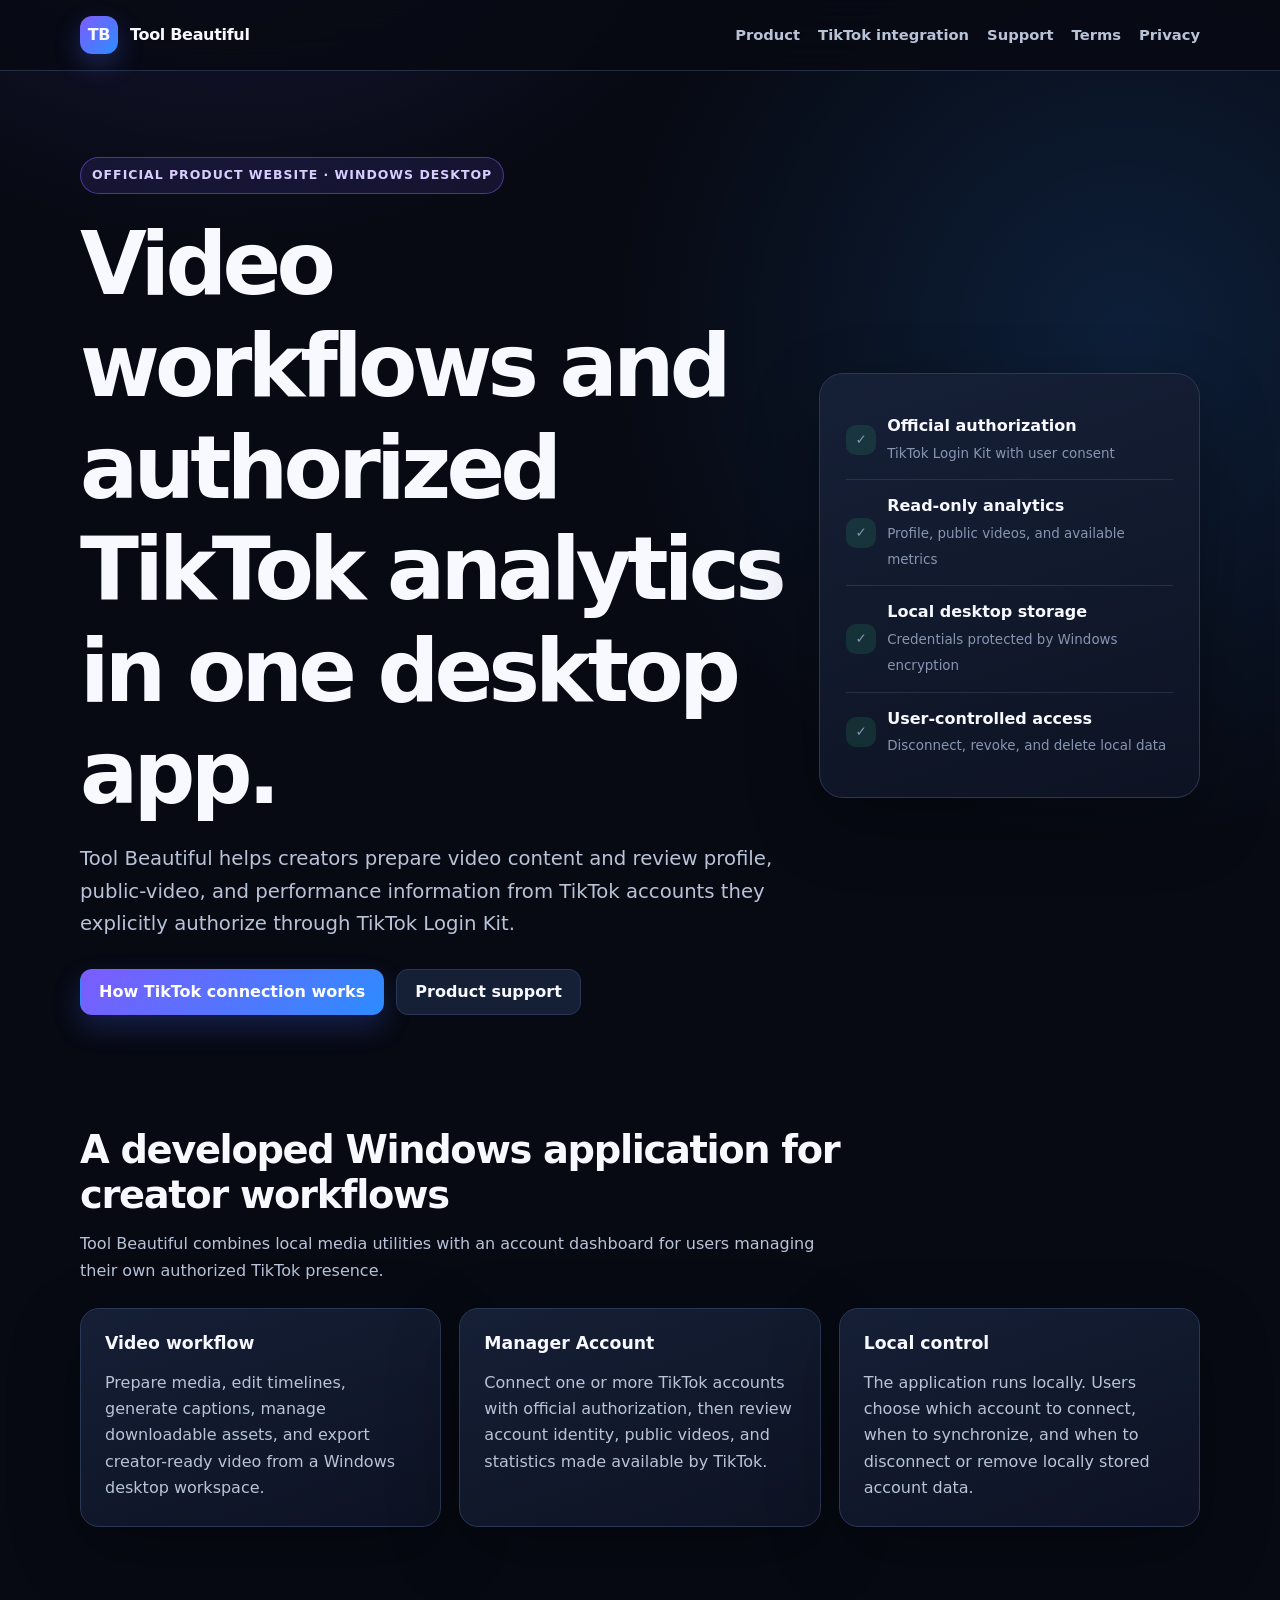
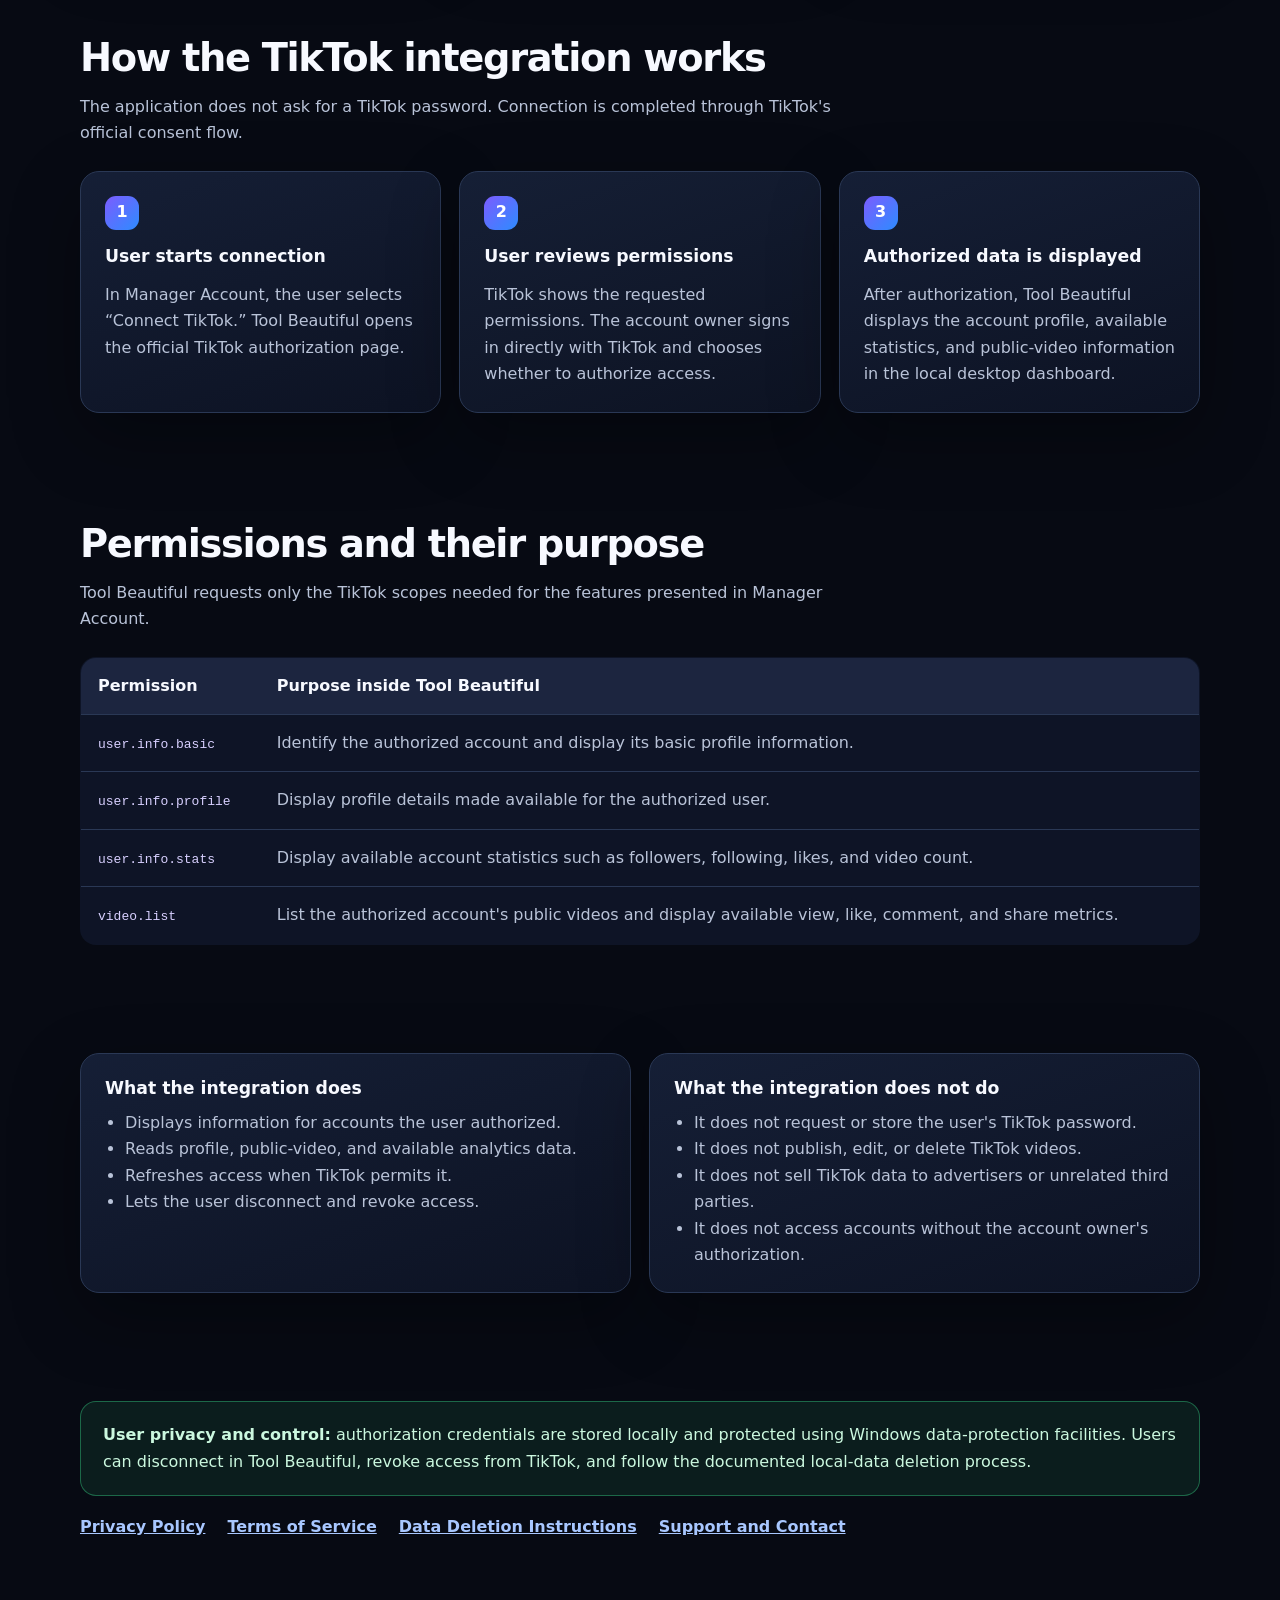
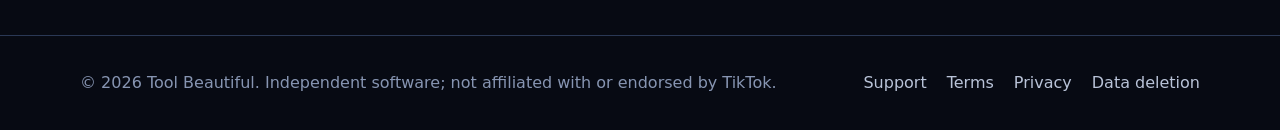
<file: index.html>
<!doctype html>
<html lang="en">
<head>
  <meta charset="utf-8">
  <meta name="viewport" content="width=device-width, initial-scale=1">
  <title>Tool Beautiful — Windows Video Tools and Authorized TikTok Analytics</title>
  <meta name="description" content="Official website for Tool Beautiful, a Windows desktop application for video workflows and authorized TikTok profile, public-video, and account analytics.">
  <link rel="canonical" href="https://duclagi159.github.io/">
  <link rel="stylesheet" href="styles.css">
</head>
<body>
  <header class="site-header">
    <nav class="container nav" aria-label="Primary navigation">
      <a class="brand" href="index.html"><span class="brand-mark" aria-hidden="true">TB</span><span>Tool Beautiful</span></a>
      <div class="nav-links">
        <a href="#product">Product</a>
        <a href="#tiktok">TikTok integration</a>
        <a href="support.html">Support</a>
        <a href="terms.html">Terms</a>
        <a href="privacy.html">Privacy</a>
      </div>
    </nav>
  </header>

  <main>
    <section class="hero">
      <div class="container hero-grid">
        <div>
          <span class="eyebrow">Official product website · Windows desktop</span>
          <h1>Video workflows and authorized TikTok analytics in one desktop app.</h1>
          <p class="lead">Tool Beautiful helps creators prepare video content and review profile, public-video, and performance information from TikTok accounts they explicitly authorize through TikTok Login Kit.</p>
          <div class="actions">
            <a class="button" href="#tiktok">How TikTok connection works</a>
            <a class="button secondary" href="support.html">Product support</a>
          </div>
        </div>
        <aside class="hero-panel" aria-label="Application summary">
          <div class="status-row"><span class="status-icon">✓</span><div><strong>Official authorization</strong><span>TikTok Login Kit with user consent</span></div></div>
          <div class="status-row"><span class="status-icon">✓</span><div><strong>Read-only analytics</strong><span>Profile, public videos, and available metrics</span></div></div>
          <div class="status-row"><span class="status-icon">✓</span><div><strong>Local desktop storage</strong><span>Credentials protected by Windows encryption</span></div></div>
          <div class="status-row"><span class="status-icon">✓</span><div><strong>User-controlled access</strong><span>Disconnect, revoke, and delete local data</span></div></div>
        </aside>
      </div>
    </section>

    <section class="section" id="product">
      <div class="container">
        <div class="section-head"><h2>A developed Windows application for creator workflows</h2><p>Tool Beautiful combines local media utilities with an account dashboard for users managing their own authorized TikTok presence.</p></div>
        <div class="grid-3">
          <article class="card"><h3>Video workflow</h3><p>Prepare media, edit timelines, generate captions, manage downloadable assets, and export creator-ready video from a Windows desktop workspace.</p></article>
          <article class="card"><h3>Manager Account</h3><p>Connect one or more TikTok accounts with official authorization, then review account identity, public videos, and statistics made available by TikTok.</p></article>
          <article class="card"><h3>Local control</h3><p>The application runs locally. Users choose which account to connect, when to synchronize, and when to disconnect or remove locally stored account data.</p></article>
        </div>
      </div>
    </section>

    <section class="section" id="tiktok">
      <div class="container">
        <div class="section-head"><h2>How the TikTok integration works</h2><p>The application does not ask for a TikTok password. Connection is completed through TikTok's official consent flow.</p></div>
        <div class="grid-3">
          <article class="card"><div class="step-number">1</div><h3>User starts connection</h3><p>In Manager Account, the user selects “Connect TikTok.” Tool Beautiful opens the official TikTok authorization page.</p></article>
          <article class="card"><div class="step-number">2</div><h3>User reviews permissions</h3><p>TikTok shows the requested permissions. The account owner signs in directly with TikTok and chooses whether to authorize access.</p></article>
          <article class="card"><div class="step-number">3</div><h3>Authorized data is displayed</h3><p>After authorization, Tool Beautiful displays the account profile, available statistics, and public-video information in the local desktop dashboard.</p></article>
        </div>
      </div>
    </section>

    <section class="section" aria-labelledby="permissions-title">
      <div class="container">
        <div class="section-head"><h2 id="permissions-title">Permissions and their purpose</h2><p>Tool Beautiful requests only the TikTok scopes needed for the features presented in Manager Account.</p></div>
        <table class="permission-table">
          <thead><tr><th>Permission</th><th>Purpose inside Tool Beautiful</th></tr></thead>
          <tbody>
            <tr><td><code>user.info.basic</code></td><td>Identify the authorized account and display its basic profile information.</td></tr>
            <tr><td><code>user.info.profile</code></td><td>Display profile details made available for the authorized user.</td></tr>
            <tr><td><code>user.info.stats</code></td><td>Display available account statistics such as followers, following, likes, and video count.</td></tr>
            <tr><td><code>video.list</code></td><td>List the authorized account's public videos and display available view, like, comment, and share metrics.</td></tr>
          </tbody>
        </table>
      </div>
    </section>

    <section class="section">
      <div class="container grid-2">
        <article class="card"><h3>What the integration does</h3><ul><li>Displays information for accounts the user authorized.</li><li>Reads profile, public-video, and available analytics data.</li><li>Refreshes access when TikTok permits it.</li><li>Lets the user disconnect and revoke access.</li></ul></article>
        <article class="card"><h3>What the integration does not do</h3><ul><li>It does not request or store the user's TikTok password.</li><li>It does not publish, edit, or delete TikTok videos.</li><li>It does not sell TikTok data to advertisers or unrelated third parties.</li><li>It does not access accounts without the account owner's authorization.</li></ul></article>
      </div>
    </section>

    <section class="section" id="privacy">
      <div class="container">
        <div class="notice"><strong>User privacy and control:</strong> authorization credentials are stored locally and protected using Windows data-protection facilities. Users can disconnect in Tool Beautiful, revoke access from TikTok, and follow the documented local-data deletion process.</div>
        <div class="legal-links" aria-label="Legal and support links">
          <a href="privacy.html">Privacy Policy</a>
          <a href="terms.html">Terms of Service</a>
          <a href="data-deletion.html">Data Deletion Instructions</a>
          <a href="support.html">Support and Contact</a>
        </div>
      </div>
    </section>
  </main>

  <footer class="site-footer">
    <div class="container footer-grid"><span>© 2026 Tool Beautiful. Independent software; not affiliated with or endorsed by TikTok.</span><div class="footer-links"><a href="support.html">Support</a><a href="terms.html">Terms</a><a href="privacy.html">Privacy</a><a href="data-deletion.html">Data deletion</a></div></div>
  </footer>
</body>
</html>
</file>
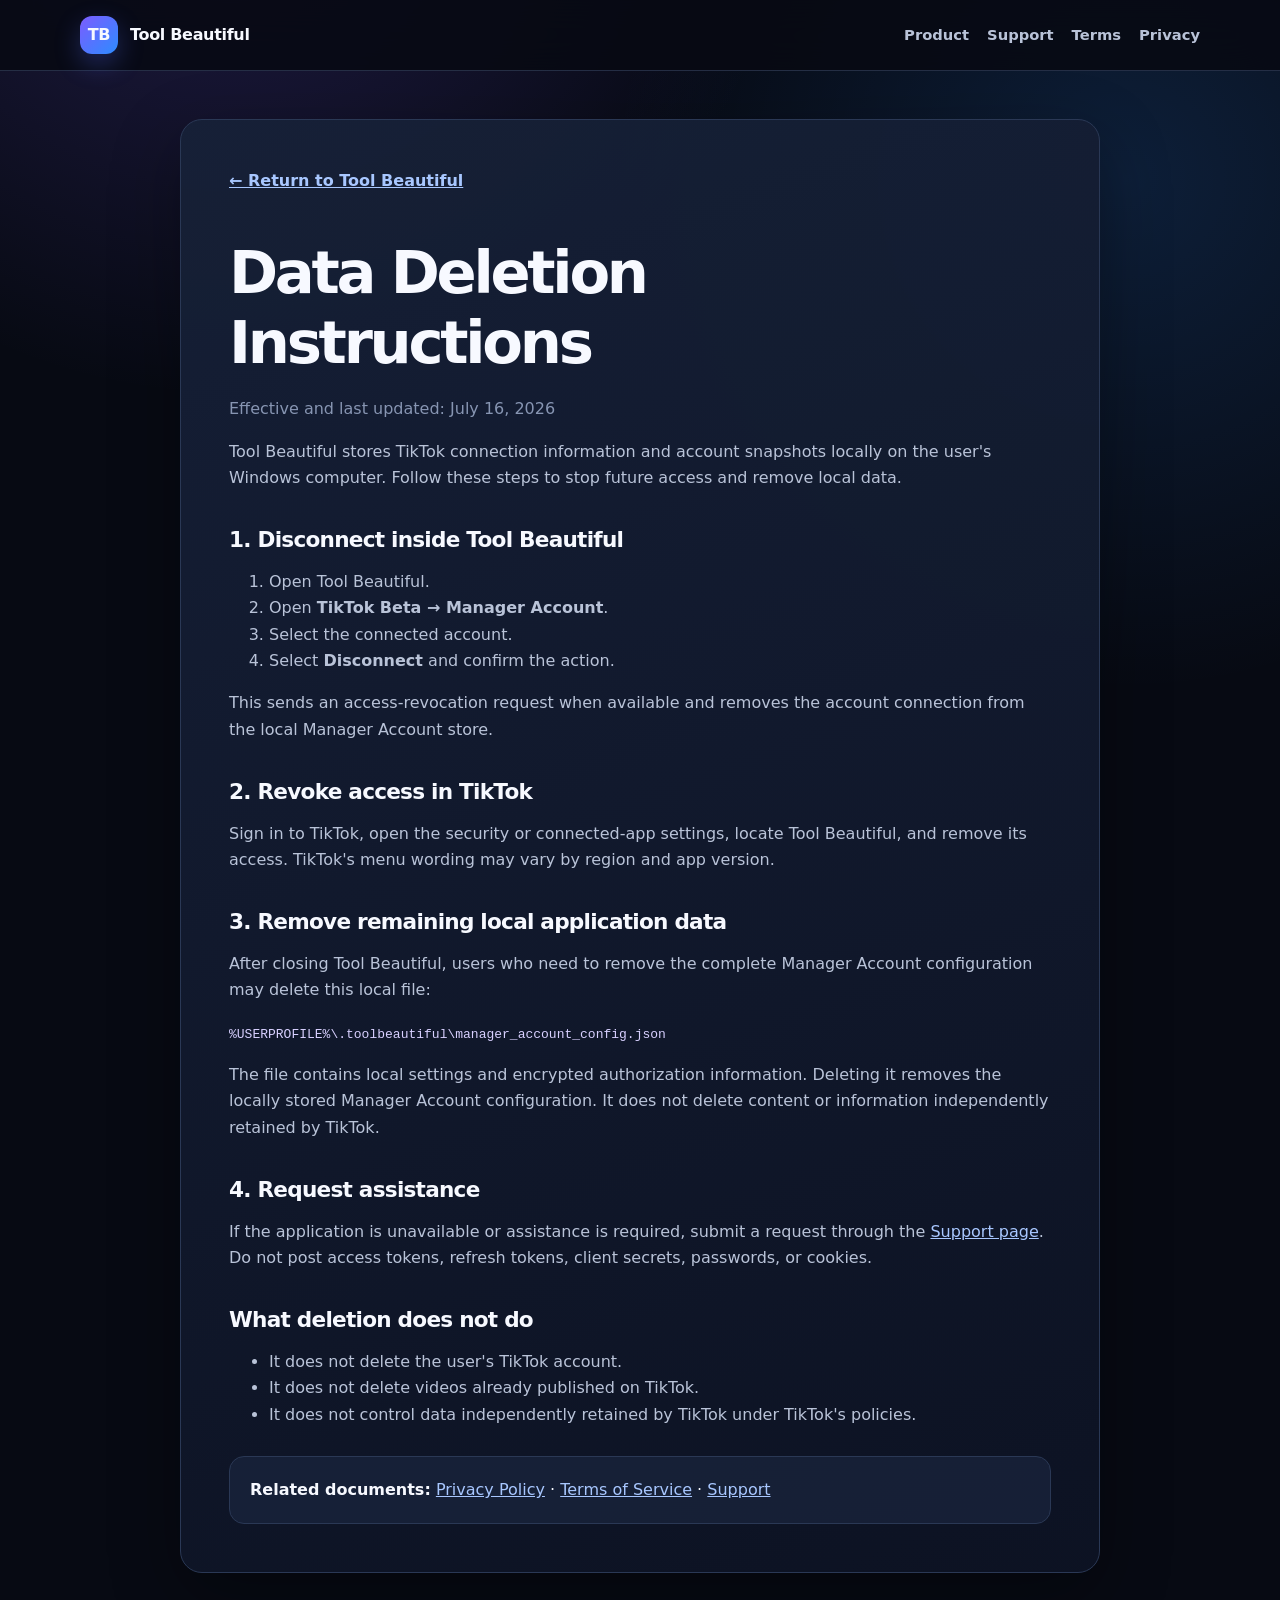
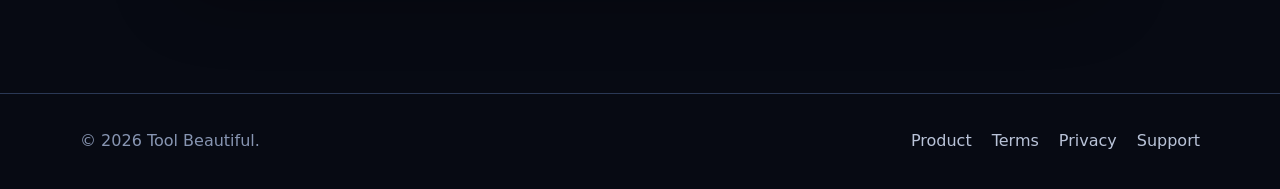
<file: data-deletion.html>
<!doctype html>
<html lang="en">
<head>
  <meta charset="utf-8">
  <meta name="viewport" content="width=device-width, initial-scale=1">
  <title>Data Deletion Instructions — Tool Beautiful</title>
  <meta name="description" content="Instructions for revoking TikTok access and deleting locally stored Tool Beautiful account data.">
  <link rel="canonical" href="https://duclagi159.github.io/data-deletion.html">
  <link rel="stylesheet" href="styles.css">
</head>
<body>
  <header class="site-header"><nav class="container nav" aria-label="Primary navigation"><a class="brand" href="index.html"><span class="brand-mark" aria-hidden="true">TB</span><span>Tool Beautiful</span></a><div class="nav-links"><a href="index.html">Product</a><a href="support.html">Support</a><a href="terms.html">Terms</a><a href="privacy.html">Privacy</a></div></nav></header>
  <main class="container document-wrap">
    <article class="document">
      <a class="back" href="index.html">← Return to Tool Beautiful</a>
      <h1>Data Deletion Instructions</h1>
      <p class="updated">Effective and last updated: July 16, 2026</p>
      <p>Tool Beautiful stores TikTok connection information and account snapshots locally on the user's Windows computer. Follow these steps to stop future access and remove local data.</p>

      <h2>1. Disconnect inside Tool Beautiful</h2>
      <ol><li>Open Tool Beautiful.</li><li>Open <strong>TikTok Beta → Manager Account</strong>.</li><li>Select the connected account.</li><li>Select <strong>Disconnect</strong> and confirm the action.</li></ol>
      <p>This sends an access-revocation request when available and removes the account connection from the local Manager Account store.</p>

      <h2>2. Revoke access in TikTok</h2>
      <p>Sign in to TikTok, open the security or connected-app settings, locate Tool Beautiful, and remove its access. TikTok's menu wording may vary by region and app version.</p>

      <h2>3. Remove remaining local application data</h2>
      <p>After closing Tool Beautiful, users who need to remove the complete Manager Account configuration may delete this local file:</p>
      <p><code>%USERPROFILE%\.toolbeautiful\manager_account_config.json</code></p>
      <p>The file contains local settings and encrypted authorization information. Deleting it removes the locally stored Manager Account configuration. It does not delete content or information independently retained by TikTok.</p>

      <h2>4. Request assistance</h2>
      <p>If the application is unavailable or assistance is required, submit a request through the <a href="support.html">Support page</a>. Do not post access tokens, refresh tokens, client secrets, passwords, or cookies.</p>

      <h2>What deletion does not do</h2>
      <ul><li>It does not delete the user's TikTok account.</li><li>It does not delete videos already published on TikTok.</li><li>It does not control data independently retained by TikTok under TikTok's policies.</li></ul>

      <div class="contact-box"><strong>Related documents:</strong> <a href="privacy.html">Privacy Policy</a> · <a href="terms.html">Terms of Service</a> · <a href="support.html">Support</a></div>
    </article>
  </main>
  <footer class="site-footer"><div class="container footer-grid"><span>© 2026 Tool Beautiful.</span><div class="footer-links"><a href="index.html">Product</a><a href="terms.html">Terms</a><a href="privacy.html">Privacy</a><a href="support.html">Support</a></div></div></footer>
</body>
</html>
</file>
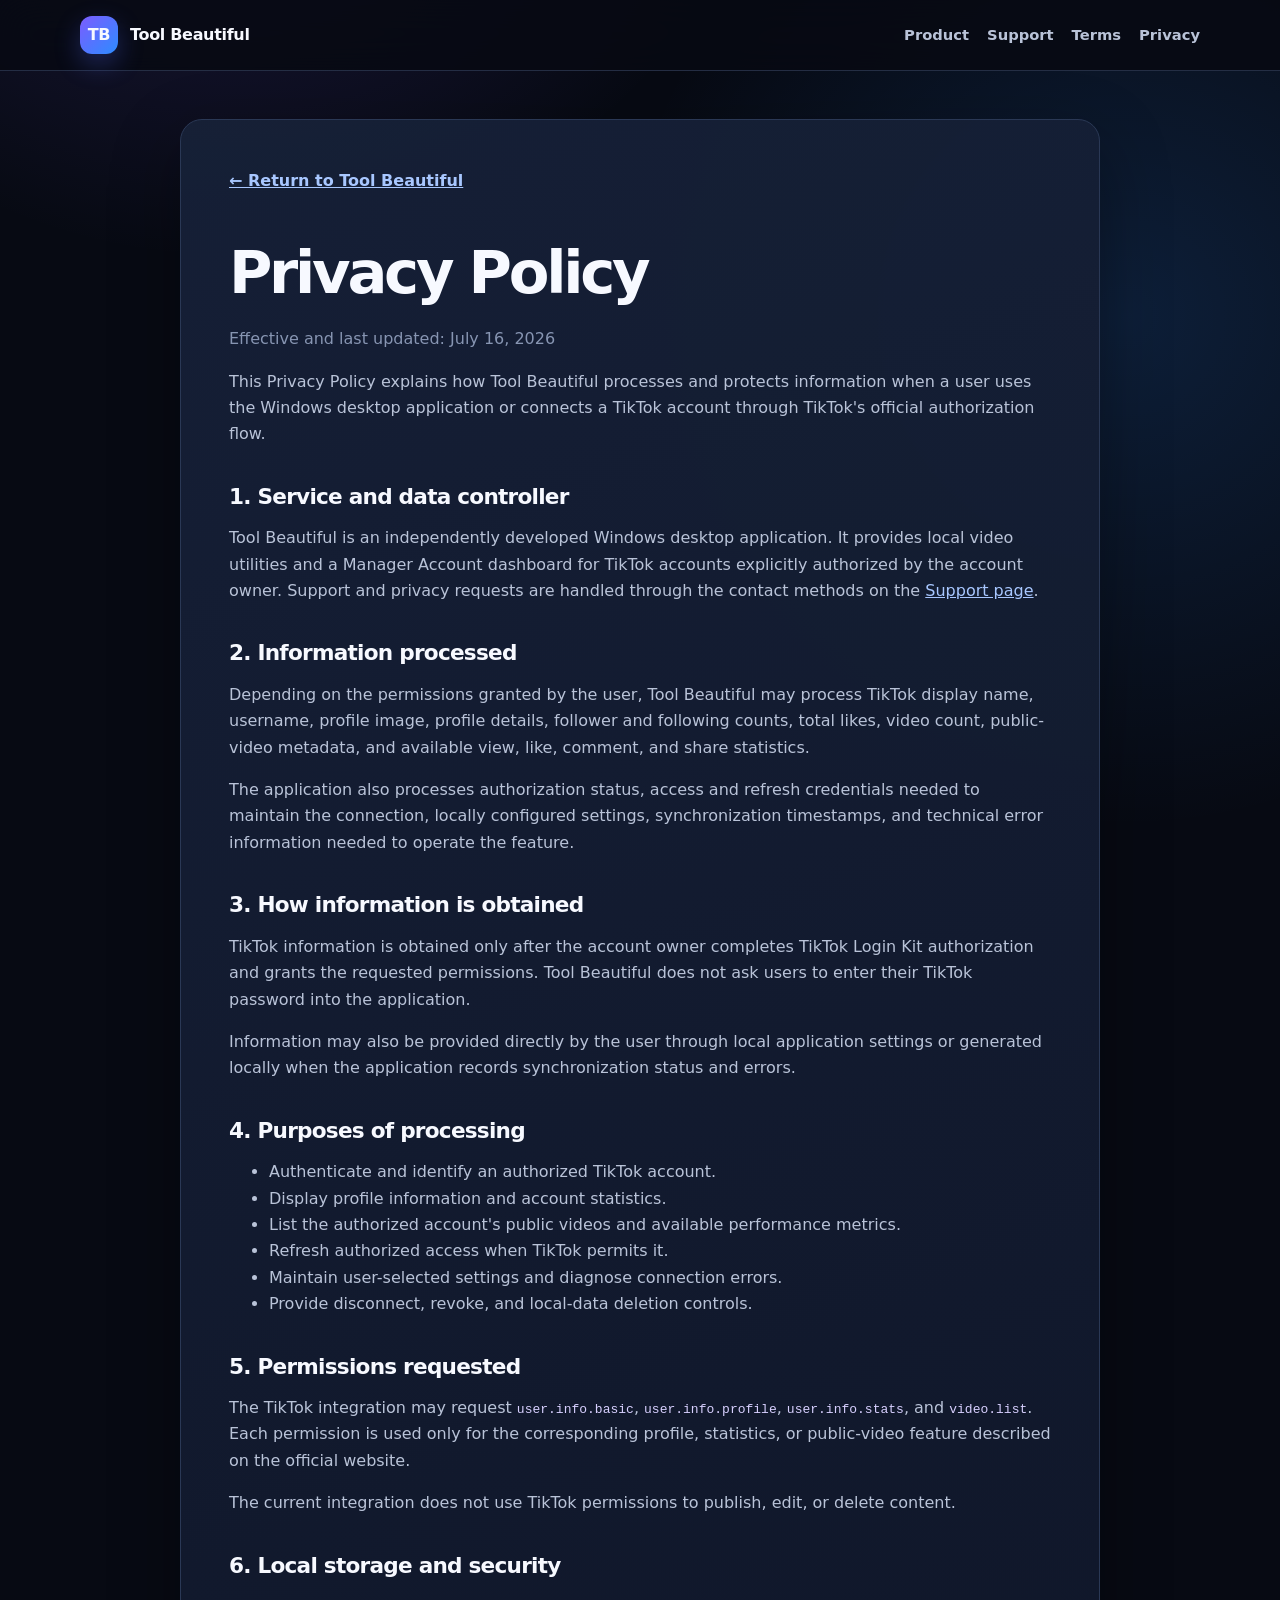
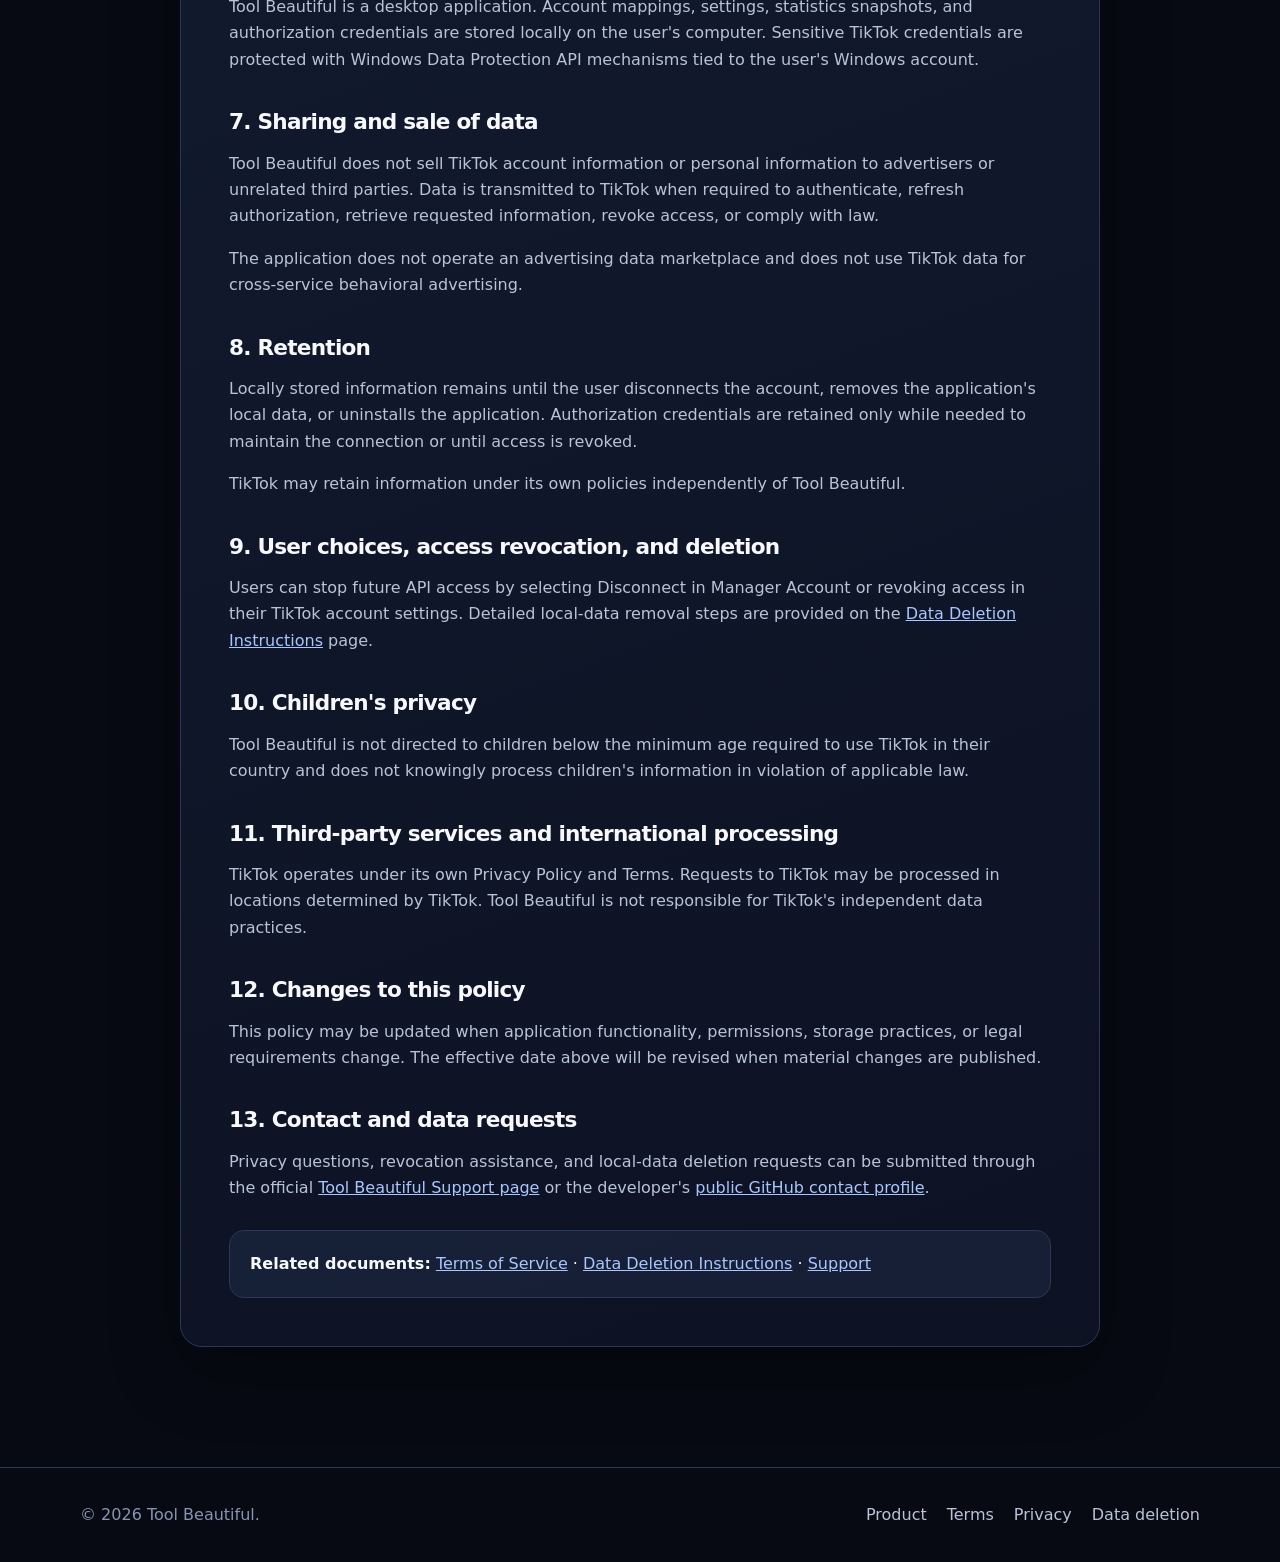
<file: privacy.html>
<!doctype html>
<html lang="en">
<head>
  <meta charset="UTF-8">
  <meta name="viewport" content="width=device-width, initial-scale=1.0">

  <title>Privacy Policy — Tool Beautiful</title>
  <meta name="description" content="Privacy Policy for Tool Beautiful and its authorized TikTok Login Kit and Display API integration.">
  <link rel="canonical" href="https://duclagi159.github.io/privacy.html">
  <link rel="stylesheet" href="styles.css">

</head>

<body>
  <header class="site-header"><nav class="container nav" aria-label="Primary navigation"><a class="brand" href="index.html"><span class="brand-mark" aria-hidden="true">TB</span><span>Tool Beautiful</span></a><div class="nav-links"><a href="index.html">Product</a><a href="support.html">Support</a><a href="terms.html">Terms</a><a href="privacy.html">Privacy</a></div></nav></header>
  <main class="container document-wrap">
    <article class="document">
      <a class="back" href="index.html">← Return to Tool Beautiful</a>
      <h1>Privacy Policy</h1>
      <p class="updated">Effective and last updated: July 16, 2026</p>

      <p>
        This Privacy Policy explains how Tool Beautiful processes and protects information when a user uses the Windows desktop application or connects a TikTok account through TikTok's official authorization flow.
      </p>

      <h2>1. Service and data controller</h2>
      <p>Tool Beautiful is an independently developed Windows desktop application. It provides local video utilities and a Manager Account dashboard for TikTok accounts explicitly authorized by the account owner. Support and privacy requests are handled through the contact methods on the <a href="support.html">Support page</a>.</p>

      <h2>2. Information processed</h2>

      <p>
        Depending on the permissions granted by the user, Tool Beautiful may process TikTok display name, username, profile image, profile details, follower and following counts, total likes, video count, public-video metadata, and available view, like, comment, and share statistics.
      </p>

      <p>
        The application also processes authorization status, access and refresh credentials needed to maintain the connection, locally configured settings, synchronization timestamps, and technical error information needed to operate the feature.
      </p>

      <h2>3. How information is obtained</h2>

      <p>
        TikTok information is obtained only after the account owner completes TikTok Login Kit authorization and grants the requested permissions. Tool Beautiful does not ask users to enter their TikTok password into the application.
      </p>

      <p>
        Information may also be provided directly by the user through local application settings or generated locally when the application records synchronization status and errors.
      </p>

      <h2>4. Purposes of processing</h2>
      <ul><li>Authenticate and identify an authorized TikTok account.</li><li>Display profile information and account statistics.</li><li>List the authorized account's public videos and available performance metrics.</li><li>Refresh authorized access when TikTok permits it.</li><li>Maintain user-selected settings and diagnose connection errors.</li><li>Provide disconnect, revoke, and local-data deletion controls.</li></ul>

      <h2>5. Permissions requested</h2>

      <p>
        The TikTok integration may request <code>user.info.basic</code>, <code>user.info.profile</code>, <code>user.info.stats</code>, and <code>video.list</code>. Each permission is used only for the corresponding profile, statistics, or public-video feature described on the official website.
      </p>

      <p>
        The current integration does not use TikTok permissions to publish, edit, or delete content.
      </p>

      <h2>6. Local storage and security</h2>

      <p>
        Tool Beautiful is a desktop application. Account mappings, settings, statistics snapshots, and authorization credentials are stored locally on the user's computer. Sensitive TikTok credentials are protected with Windows Data Protection API mechanisms tied to the user's Windows account.
      </p>

      <h2>7. Sharing and sale of data</h2>

      <p>
        Tool Beautiful does not sell TikTok account information or personal information to advertisers or unrelated third parties. Data is transmitted to TikTok when required to authenticate, refresh authorization, retrieve requested information, revoke access, or comply with law.
      </p>

      <p>
        The application does not operate an advertising data marketplace and does not use TikTok data for cross-service behavioral advertising.
      </p>

      <h2>8. Retention</h2>

      <p>
        Locally stored information remains until the user disconnects the account, removes the application's local data, or uninstalls the application. Authorization credentials are retained only while needed to maintain the connection or until access is revoked.
      </p>

      <p>
        TikTok may retain information under its own policies independently of Tool Beautiful.
      </p>

      <h2>9. User choices, access revocation, and deletion</h2>

      <p>
        Users can stop future API access by selecting Disconnect in Manager Account or revoking access in their TikTok account settings. Detailed local-data removal steps are provided on the <a href="data-deletion.html">Data Deletion Instructions</a> page.
      </p>

      <h2>10. Children's privacy</h2>

      <p>
        Tool Beautiful is not directed to children below the minimum age required to use TikTok in their country and does not knowingly process children's information in violation of applicable law.
      </p>

      <h2>11. Third-party services and international processing</h2>

      <p>
        TikTok operates under its own Privacy Policy and Terms. Requests to TikTok may be processed in locations determined by TikTok. Tool Beautiful is not responsible for TikTok's independent data practices.
      </p>

      <h2>12. Changes to this policy</h2>
      <p>This policy may be updated when application functionality, permissions, storage practices, or legal requirements change. The effective date above will be revised when material changes are published.</p>

      <h2>13. Contact and data requests</h2>

      <p>
        Privacy questions, revocation assistance, and local-data deletion requests can be submitted through the official <a href="support.html">Tool Beautiful Support page</a> or the developer's <a href="https://github.com/duclagi159" rel="noopener noreferrer">public GitHub contact profile</a>.
      </p>
      <div class="contact-box"><strong>Related documents:</strong> <a href="terms.html">Terms of Service</a> · <a href="data-deletion.html">Data Deletion Instructions</a> · <a href="support.html">Support</a></div>
    </article>
  </main>
  <footer class="site-footer"><div class="container footer-grid"><span>© 2026 Tool Beautiful.</span><div class="footer-links"><a href="index.html">Product</a><a href="terms.html">Terms</a><a href="privacy.html">Privacy</a><a href="data-deletion.html">Data deletion</a></div></div></footer>
</body>
</html>
</file>
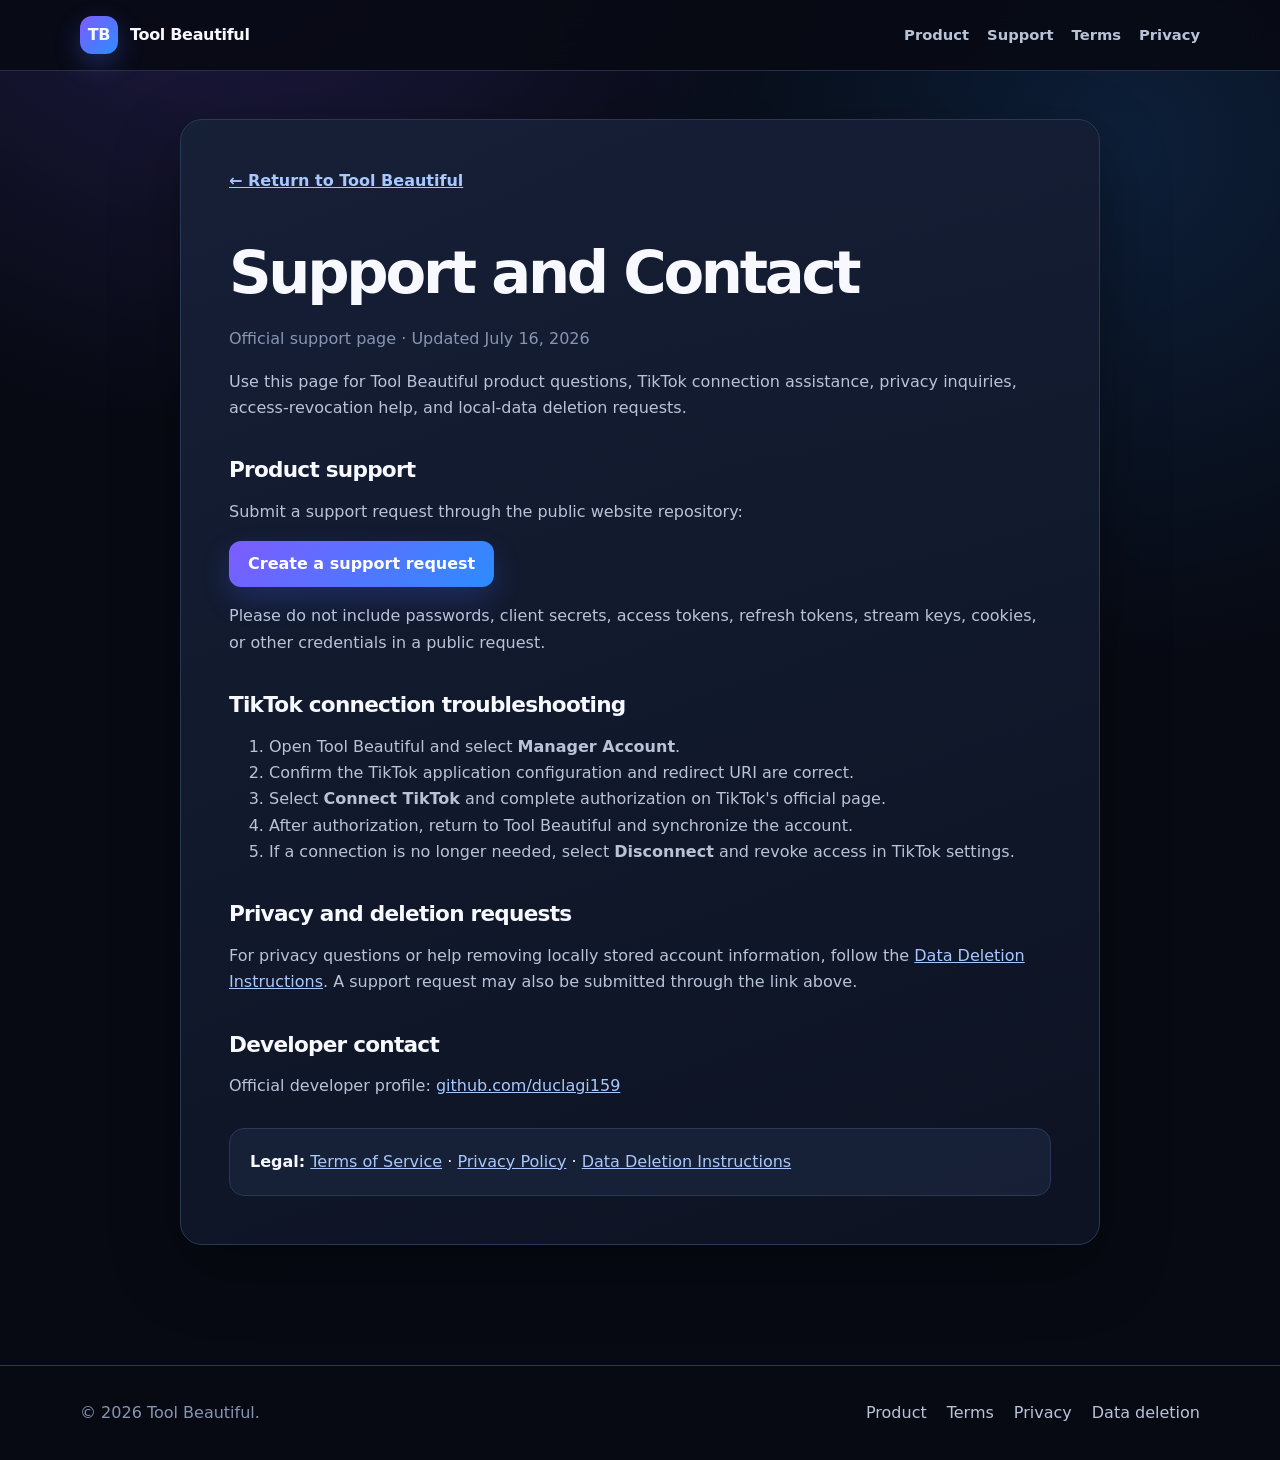
<file: support.html>
<!doctype html>
<html lang="en">
<head>
  <meta charset="utf-8">
  <meta name="viewport" content="width=device-width, initial-scale=1">
  <title>Support and Contact — Tool Beautiful</title>
  <meta name="description" content="Official support and contact information for Tool Beautiful.">
  <link rel="canonical" href="https://duclagi159.github.io/support.html">
  <link rel="stylesheet" href="styles.css">
</head>
<body>
  <header class="site-header"><nav class="container nav" aria-label="Primary navigation"><a class="brand" href="index.html"><span class="brand-mark" aria-hidden="true">TB</span><span>Tool Beautiful</span></a><div class="nav-links"><a href="index.html">Product</a><a href="support.html">Support</a><a href="terms.html">Terms</a><a href="privacy.html">Privacy</a></div></nav></header>
  <main class="container document-wrap">
    <article class="document">
      <a class="back" href="index.html">← Return to Tool Beautiful</a>
      <h1>Support and Contact</h1>
      <p class="updated">Official support page · Updated July 16, 2026</p>
      <p>Use this page for Tool Beautiful product questions, TikTok connection assistance, privacy inquiries, access-revocation help, and local-data deletion requests.</p>

      <h2>Product support</h2>
      <p>Submit a support request through the public website repository:</p>
      <p><a class="button" href="https://github.com/duclagi159/duclagi159.github.io/issues/new" rel="noopener noreferrer">Create a support request</a></p>
      <p>Please do not include passwords, client secrets, access tokens, refresh tokens, stream keys, cookies, or other credentials in a public request.</p>

      <h2>TikTok connection troubleshooting</h2>
      <ol>
        <li>Open Tool Beautiful and select <strong>Manager Account</strong>.</li>
        <li>Confirm the TikTok application configuration and redirect URI are correct.</li>
        <li>Select <strong>Connect TikTok</strong> and complete authorization on TikTok's official page.</li>
        <li>After authorization, return to Tool Beautiful and synchronize the account.</li>
        <li>If a connection is no longer needed, select <strong>Disconnect</strong> and revoke access in TikTok settings.</li>
      </ol>

      <h2>Privacy and deletion requests</h2>
      <p>For privacy questions or help removing locally stored account information, follow the <a href="data-deletion.html">Data Deletion Instructions</a>. A support request may also be submitted through the link above.</p>

      <h2>Developer contact</h2>
      <p>Official developer profile: <a href="https://github.com/duclagi159" rel="noopener noreferrer">github.com/duclagi159</a></p>

      <div class="contact-box"><strong>Legal:</strong> <a href="terms.html">Terms of Service</a> · <a href="privacy.html">Privacy Policy</a> · <a href="data-deletion.html">Data Deletion Instructions</a></div>
    </article>
  </main>
  <footer class="site-footer"><div class="container footer-grid"><span>© 2026 Tool Beautiful.</span><div class="footer-links"><a href="index.html">Product</a><a href="terms.html">Terms</a><a href="privacy.html">Privacy</a><a href="data-deletion.html">Data deletion</a></div></div></footer>
</body>
</html>
</file>
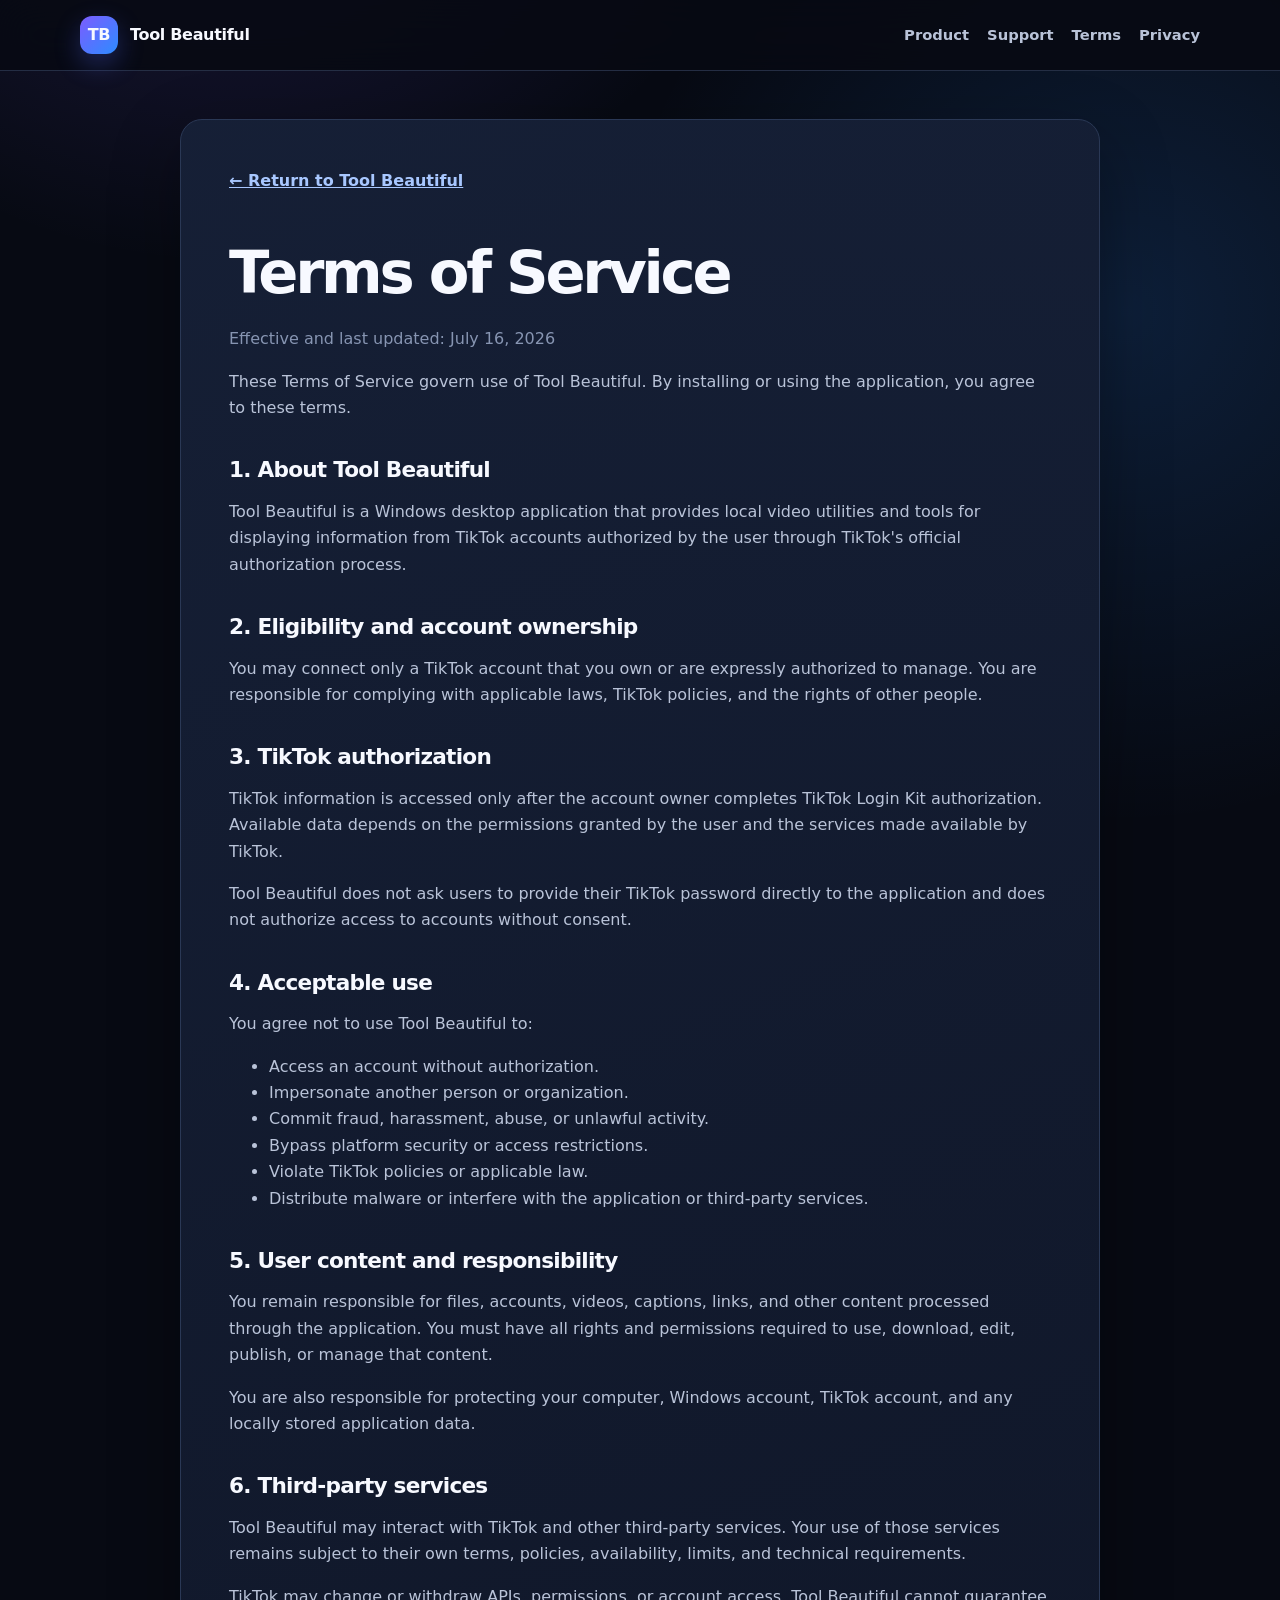
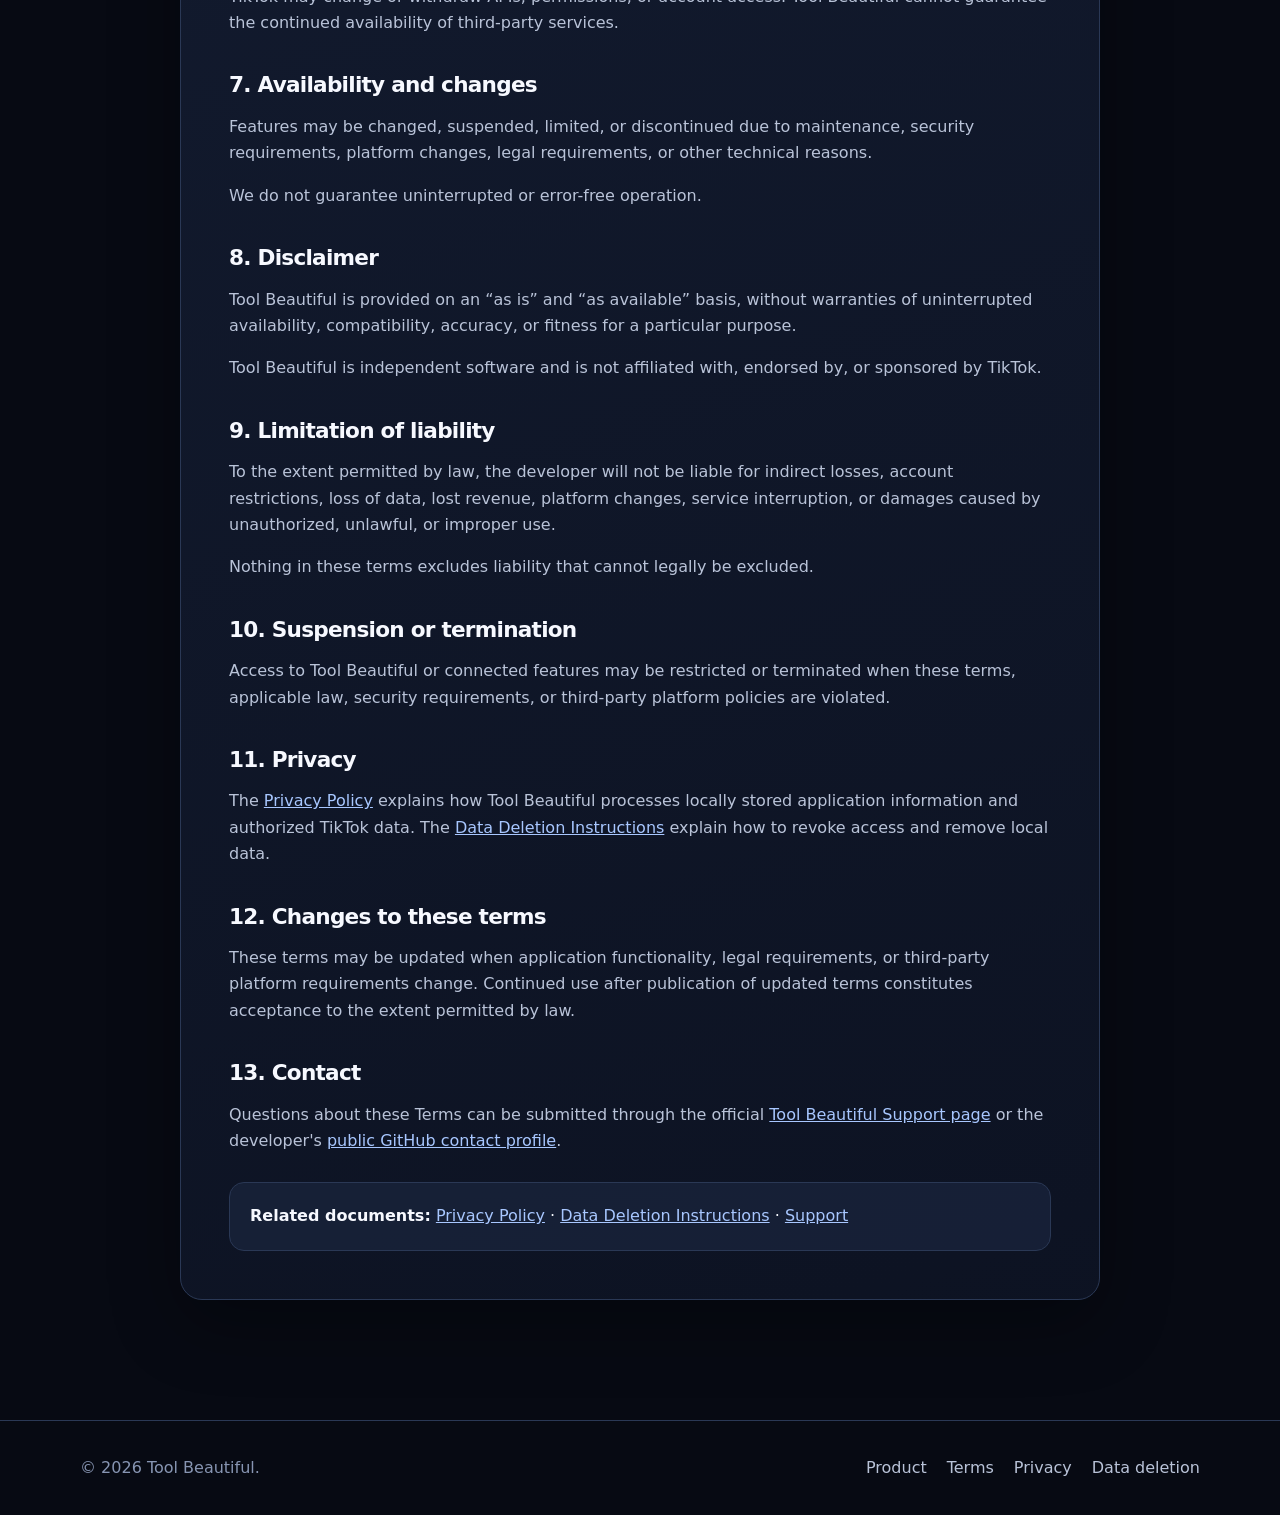
<file: terms.html>
<!doctype html>
<html lang="en">
<head>
  <meta charset="UTF-8">
  <meta name="viewport" content="width=device-width, initial-scale=1.0">

  <title>Terms of Service — Tool Beautiful</title>
  <meta name="description" content="Terms of Service for the Tool Beautiful Windows desktop application.">
  <link rel="canonical" href="https://duclagi159.github.io/terms.html">
  <link rel="stylesheet" href="styles.css">

</head>

<body>
  <header class="site-header"><nav class="container nav" aria-label="Primary navigation"><a class="brand" href="index.html"><span class="brand-mark" aria-hidden="true">TB</span><span>Tool Beautiful</span></a><div class="nav-links"><a href="index.html">Product</a><a href="support.html">Support</a><a href="terms.html">Terms</a><a href="privacy.html">Privacy</a></div></nav></header>
  <main class="container document-wrap">
    <article class="document">
      <a class="back" href="index.html">← Return to Tool Beautiful</a>
      <h1>Terms of Service</h1>
      <p class="updated">Effective and last updated: July 16, 2026</p>

      <p>
        These Terms of Service govern use of Tool Beautiful. By installing or using the application, you agree to these terms.
      </p>

      <h2>1. About Tool Beautiful</h2>

      <p>
        Tool Beautiful is a Windows desktop application that provides local video utilities and tools for displaying information from TikTok accounts authorized by the user through TikTok's official authorization process.
      </p>

      <h2>2. Eligibility and account ownership</h2>
      <p>You may connect only a TikTok account that you own or are expressly authorized to manage. You are responsible for complying with applicable laws, TikTok policies, and the rights of other people.</p>

      <h2>3. TikTok authorization</h2>

      <p>
        TikTok information is accessed only after the account owner completes TikTok Login Kit authorization. Available data depends on the permissions granted by the user and the services made available by TikTok.
      </p>

      <p>
        Tool Beautiful does not ask users to provide their TikTok password directly to the application and does not authorize access to accounts without consent.
      </p>

      <h2>4. Acceptable use</h2>
      <p>You agree not to use Tool Beautiful to:</p>
      <ul><li>Access an account without authorization.</li><li>Impersonate another person or organization.</li><li>Commit fraud, harassment, abuse, or unlawful activity.</li><li>Bypass platform security or access restrictions.</li><li>Violate TikTok policies or applicable law.</li><li>Distribute malware or interfere with the application or third-party services.</li></ul>

      <h2>5. User content and responsibility</h2>

      <p>
        You remain responsible for files, accounts, videos, captions, links, and other content processed through the application. You must have all rights and permissions required to use, download, edit, publish, or manage that content.
      </p>

      <p>
        You are also responsible for protecting your computer, Windows account, TikTok account, and any locally stored application data.
      </p>

      <h2>6. Third-party services</h2>

      <p>
        Tool Beautiful may interact with TikTok and other third-party services. Your use of those services remains subject to their own terms, policies, availability, limits, and technical requirements.
      </p>

      <p>
        TikTok may change or withdraw APIs, permissions, or account access. Tool Beautiful cannot guarantee the continued availability of third-party services.
      </p>

      <h2>7. Availability and changes</h2>

      <p>
        Features may be changed, suspended, limited, or discontinued due to maintenance, security requirements, platform changes, legal requirements, or other technical reasons.
      </p>

      <p>
        We do not guarantee uninterrupted or error-free operation.
      </p>

      <h2>8. Disclaimer</h2>

      <p>
        Tool Beautiful is provided on an “as is” and “as available” basis, without warranties of uninterrupted availability, compatibility, accuracy, or fitness for a particular purpose.
      </p>

      <p>
        Tool Beautiful is independent software and is not affiliated with, endorsed by, or sponsored by TikTok.
      </p>

      <h2>9. Limitation of liability</h2>

      <p>
        To the extent permitted by law, the developer will not be liable for indirect losses, account restrictions, loss of data, lost revenue, platform changes, service interruption, or damages caused by unauthorized, unlawful, or improper use.
      </p>

      <p>
        Nothing in these terms excludes liability that cannot legally be excluded.
      </p>

      <h2>10. Suspension or termination</h2>

      <p>
        Access to Tool Beautiful or connected features may be restricted or terminated when these terms, applicable law, security requirements, or third-party platform policies are violated.
      </p>

      <h2>11. Privacy</h2>

      <p>
        The <a href="privacy.html">Privacy Policy</a> explains how Tool Beautiful processes locally stored application information and authorized TikTok data. The <a href="data-deletion.html">Data Deletion Instructions</a> explain how to revoke access and remove local data.
      </p>

      <h2>12. Changes to these terms</h2>

      <p>
        These terms may be updated when application functionality, legal requirements, or third-party platform requirements change. Continued use after publication of updated terms constitutes acceptance to the extent permitted by law.
      </p>

      <h2>13. Contact</h2>

      <p>
        Questions about these Terms can be submitted through the official <a href="support.html">Tool Beautiful Support page</a> or the developer's <a href="https://github.com/duclagi159" rel="noopener noreferrer">public GitHub contact profile</a>.
      </p>
      <div class="contact-box"><strong>Related documents:</strong> <a href="privacy.html">Privacy Policy</a> · <a href="data-deletion.html">Data Deletion Instructions</a> · <a href="support.html">Support</a></div>
    </article>
  </main>
  <footer class="site-footer"><div class="container footer-grid"><span>© 2026 Tool Beautiful.</span><div class="footer-links"><a href="index.html">Product</a><a href="terms.html">Terms</a><a href="privacy.html">Privacy</a><a href="data-deletion.html">Data deletion</a></div></div></footer>
</body>
</html>
</file>
<file: styles.css>
:root {
  color-scheme: dark;
  --bg: #070a13;
  --surface: #101729;
  --surface-2: #151f35;
  --line: #2a3855;
  --text: #f7f9ff;
  --muted: #b9c3d8;
  --soft: #8795b2;
  --primary: #7c5cff;
  --primary-2: #2d8cff;
  --success: #39d98a;
  --danger: #ff6b7a;
  --shadow: 0 24px 70px rgba(0, 0, 0, 0.32);
  font-family: Inter, ui-sans-serif, system-ui, -apple-system, BlinkMacSystemFont, "Segoe UI", sans-serif;
}

* { box-sizing: border-box; }

html { scroll-behavior: smooth; }

body {
  margin: 0;
  color: var(--text);
  background:
    radial-gradient(circle at 18% -10%, rgba(124, 92, 255, 0.23), transparent 36rem),
    radial-gradient(circle at 88% 10%, rgba(45, 140, 255, 0.16), transparent 32rem),
    var(--bg);
  line-height: 1.65;
}

a { color: #a8c7ff; }
a:hover { color: #d5e3ff; }

.container {
  width: min(1120px, calc(100% - 40px));
  margin: 0 auto;
}

.site-header {
  position: sticky;
  top: 0;
  z-index: 20;
  border-bottom: 1px solid rgba(75, 92, 126, 0.45);
  background: rgba(7, 10, 19, 0.88);
  backdrop-filter: blur(18px);
}

.nav {
  min-height: 70px;
  display: flex;
  align-items: center;
  justify-content: space-between;
  gap: 24px;
}

.brand {
  display: inline-flex;
  align-items: center;
  gap: 12px;
  color: var(--text);
  text-decoration: none;
  font-weight: 800;
  letter-spacing: -0.02em;
}

.brand-mark {
  width: 38px;
  height: 38px;
  display: grid;
  place-items: center;
  border-radius: 12px;
  background: linear-gradient(135deg, var(--primary), var(--primary-2));
  box-shadow: 0 10px 26px rgba(84, 105, 255, 0.3);
}

.nav-links {
  display: flex;
  flex-wrap: wrap;
  align-items: center;
  justify-content: flex-end;
  gap: 18px;
}

.nav-links a {
  color: var(--muted);
  text-decoration: none;
  font-size: 0.92rem;
  font-weight: 650;
}

.nav-links a:hover { color: var(--text); }

.hero {
  padding: 86px 0 58px;
}

.hero-grid {
  display: grid;
  grid-template-columns: minmax(0, 1.3fr) minmax(300px, 0.7fr);
  gap: 32px;
  align-items: center;
}

.eyebrow {
  display: inline-flex;
  align-items: center;
  gap: 8px;
  padding: 7px 11px;
  border: 1px solid rgba(124, 92, 255, 0.5);
  border-radius: 999px;
  color: #d7ceff;
  background: rgba(124, 92, 255, 0.12);
  font-size: 0.78rem;
  font-weight: 800;
  letter-spacing: 0.08em;
  text-transform: uppercase;
}

h1, h2, h3 {
  margin-top: 0;
  color: var(--text);
  line-height: 1.18;
}

h1 {
  margin: 20px 0 18px;
  max-width: 780px;
  font-size: clamp(2.7rem, 7vw, 5.4rem);
  letter-spacing: -0.055em;
}

h2 {
  margin-bottom: 14px;
  font-size: clamp(1.8rem, 3vw, 2.65rem);
  letter-spacing: -0.035em;
}

h3 {
  margin-bottom: 10px;
  font-size: 1.08rem;
}

.lead {
  max-width: 760px;
  margin: 0;
  color: var(--muted);
  font-size: clamp(1.03rem, 2vw, 1.23rem);
}

.actions {
  display: flex;
  flex-wrap: wrap;
  gap: 12px;
  margin-top: 28px;
}

.button {
  min-height: 46px;
  display: inline-flex;
  align-items: center;
  justify-content: center;
  padding: 0 18px;
  border: 1px solid transparent;
  border-radius: 12px;
  color: #fff;
  background: linear-gradient(135deg, var(--primary), var(--primary-2));
  text-decoration: none;
  font-weight: 800;
  box-shadow: 0 12px 28px rgba(71, 101, 255, 0.24);
}

.button.secondary {
  border-color: var(--line);
  color: var(--text);
  background: var(--surface-2);
  box-shadow: none;
}

.hero-panel,
.card,
.document {
  border: 1px solid var(--line);
  background: linear-gradient(160deg, rgba(22, 32, 55, 0.96), rgba(13, 19, 35, 0.96));
  box-shadow: var(--shadow);
}

.hero-panel {
  padding: 26px;
  border-radius: 24px;
}

.status-row {
  display: flex;
  align-items: center;
  gap: 11px;
  padding: 13px 0;
  border-bottom: 1px solid rgba(75, 92, 126, 0.35);
}

.status-row:last-child { border-bottom: 0; }

.status-icon {
  width: 30px;
  height: 30px;
  flex: 0 0 auto;
  display: grid;
  place-items: center;
  border-radius: 10px;
  color: #bfffe0;
  background: rgba(57, 217, 138, 0.13);
}

.status-row strong { display: block; }
.status-row span { color: var(--soft); font-size: 0.84rem; }

.section { padding: 54px 0; }
.section-head { max-width: 760px; margin-bottom: 24px; }
.section-head p { margin: 0; color: var(--muted); }

.grid-3 {
  display: grid;
  grid-template-columns: repeat(3, minmax(0, 1fr));
  gap: 18px;
}

.grid-2 {
  display: grid;
  grid-template-columns: repeat(2, minmax(0, 1fr));
  gap: 18px;
}

.card {
  padding: 24px;
  border-radius: 19px;
}

.card p, .card li { color: var(--muted); }
.card p:last-child { margin-bottom: 0; }
.card ul { margin: 12px 0 0; padding-left: 20px; }

.step-number {
  width: 34px;
  height: 34px;
  display: grid;
  place-items: center;
  margin-bottom: 16px;
  border-radius: 11px;
  color: #fff;
  background: linear-gradient(135deg, var(--primary), var(--primary-2));
  font-weight: 900;
}

.permission-table {
  width: 100%;
  border-collapse: collapse;
  overflow: hidden;
  border: 1px solid var(--line);
  border-radius: 16px;
  background: rgba(16, 23, 41, 0.86);
}

.permission-table th,
.permission-table td {
  padding: 15px 17px;
  border-bottom: 1px solid var(--line);
  text-align: left;
  vertical-align: top;
}

.permission-table th {
  color: var(--text);
  background: rgba(38, 51, 82, 0.58);
}

.permission-table td { color: var(--muted); }
.permission-table tr:last-child td { border-bottom: 0; }
.permission-table code { color: #d8d0ff; }

.notice {
  padding: 20px 22px;
  border: 1px solid rgba(57, 217, 138, 0.4);
  border-radius: 16px;
  color: #cbf8df;
  background: rgba(57, 217, 138, 0.09);
}

.legal-links {
  display: flex;
  flex-wrap: wrap;
  gap: 14px 22px;
  margin-top: 18px;
}

.legal-links a { font-weight: 800; }

.site-footer {
  margin-top: 40px;
  padding: 34px 0;
  border-top: 1px solid var(--line);
  color: var(--soft);
}

.footer-grid {
  display: flex;
  align-items: center;
  justify-content: space-between;
  gap: 20px;
}

.footer-links {
  display: flex;
  flex-wrap: wrap;
  gap: 14px 20px;
}

.footer-links a { color: var(--muted); text-decoration: none; }

.document-wrap { padding: 48px 0 80px; }
.document {
  max-width: 920px;
  margin: 0 auto;
  padding: clamp(24px, 5vw, 48px);
  border-radius: 22px;
}

.document h1 { font-size: clamp(2.25rem, 5vw, 3.7rem); }
.document h2 { margin-top: 36px; font-size: 1.35rem; }
.document p, .document li { color: var(--muted); }
.document .updated { color: var(--soft); }
.document .back { display: inline-block; margin-bottom: 24px; font-weight: 750; }
.document code { color: #d8d0ff; word-break: break-word; }

.contact-box {
  margin-top: 28px;
  padding: 20px;
  border: 1px solid var(--line);
  border-radius: 15px;
  background: rgba(25, 36, 61, 0.72);
}

@media (max-width: 860px) {
  .hero-grid, .grid-3, .grid-2 { grid-template-columns: 1fr; }
  .nav { align-items: flex-start; padding: 15px 0; }
  .nav-links { gap: 10px 14px; }
  .hero { padding-top: 56px; }
}

@media (max-width: 620px) {
  .container { width: min(100% - 24px, 1120px); }
  .nav { display: block; }
  .nav-links { justify-content: flex-start; margin-top: 12px; }
  .hero { padding-top: 42px; }
  .actions .button { width: 100%; }
  .permission-table { display: block; overflow-x: auto; }
  .footer-grid { align-items: flex-start; flex-direction: column; }
}
</file>
